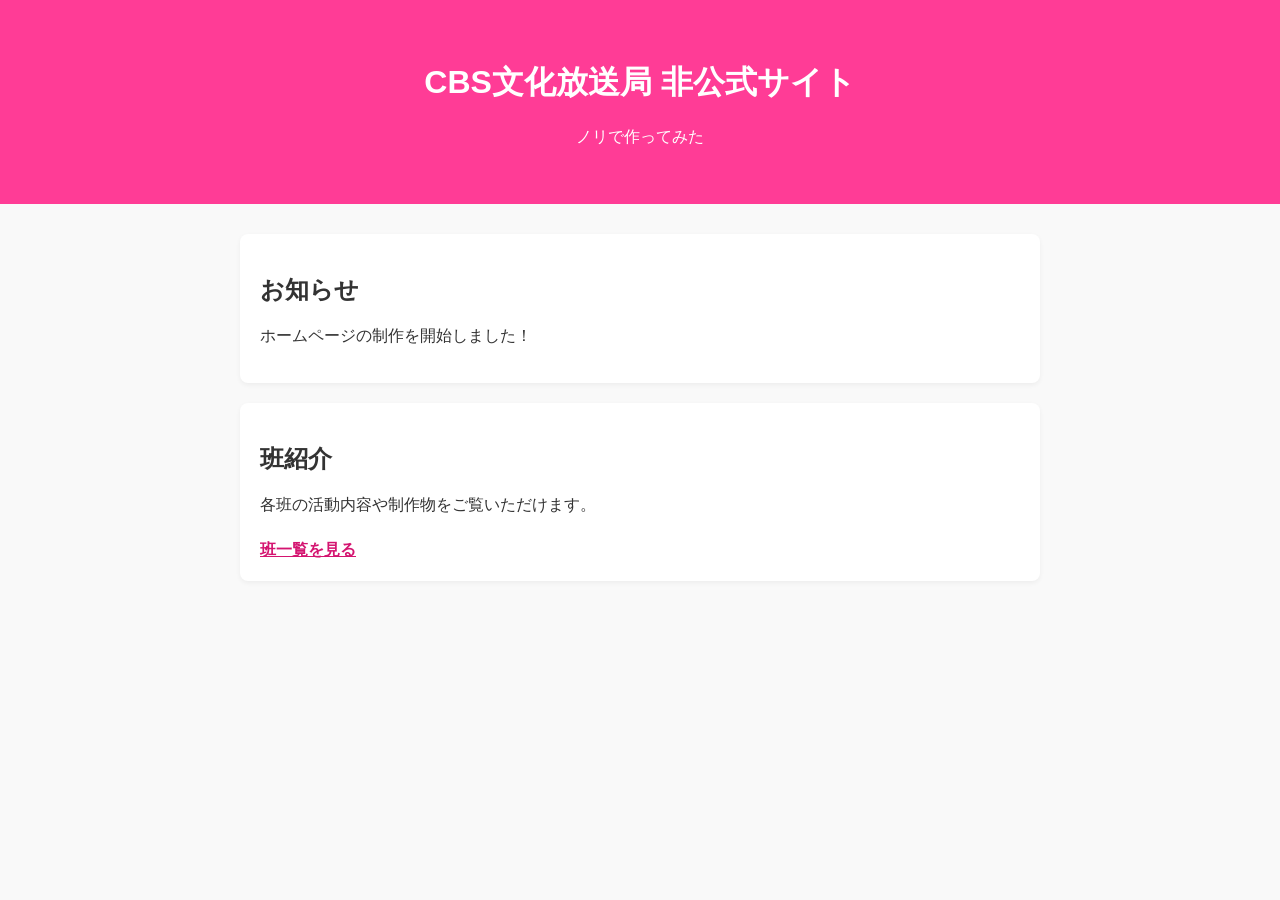
<file: index.html>
<!DOCTYPE html>
<html lang="ja">
<head>
  <meta charset="UTF-8">
  <meta name="viewport" content="width=device-width, initial-scale=1.0">
  <title>CBS文化放送局</title>
  <link rel="stylesheet" href="css/style.css">
</head>
<body>
  <header>
    <h1>CBS文化放送局 非公式サイト</h1>
    <p>ノリで作ってみた</p>
  </header>

  <main>
    <section>
      <h2>お知らせ</h2>
      <p>ホームページの制作を開始しました！</p>
    </section>   
    <section class="team-index-link">
      <h2>班紹介</h2>
      <p>各班の活動内容や制作物をご覧いただけます。</p>
      <a class="team-index-button" href="teams/index.html">班一覧を見る</a>
    </section>
  </main>
</body>
</html>
</file>
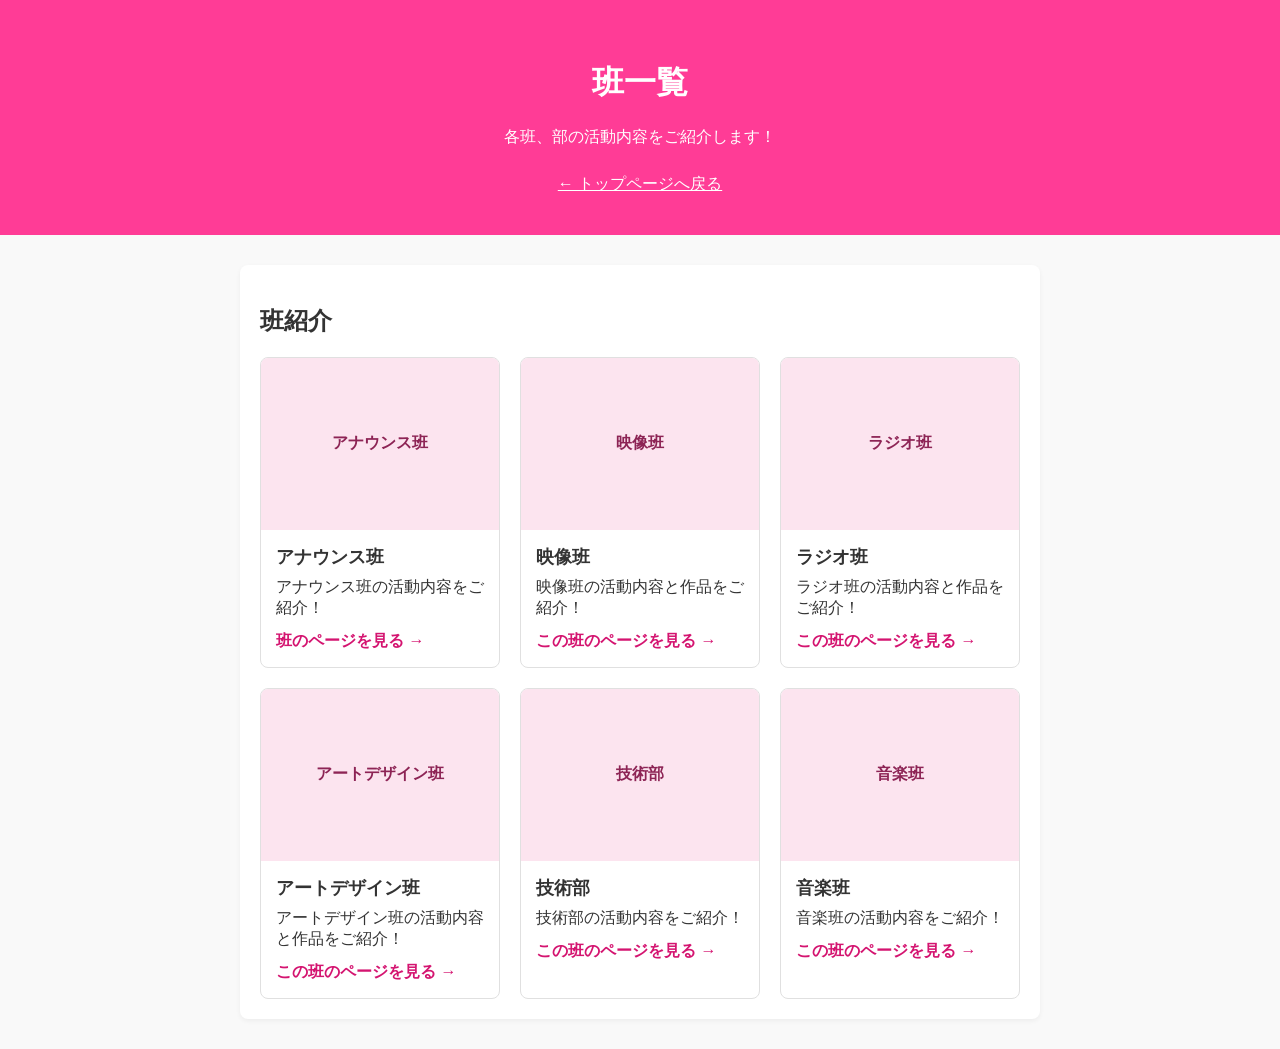
<file: teams/index.html>
<!DOCTYPE html>
<html lang="ja">
<head>
  <meta charset="UTF-8">
  <meta name="viewport" content="width=device-width, initial-scale=1.0">
  <title>班一覧 - CBS文化放送局 非公式サイト</title>
  <link rel="stylesheet" href="../css/style.css">
</head>
<body>
  <header>
    <h1>班一覧</h1>
    <p>各班、部の活動内容をご紹介します！</p>
    <nav>
      <a href="../index.html">← トップページへ戻る</a>
    </nav>
  </header>

  <main>
    <section>
      <h2>班紹介</h2>
      <div class="team-card-container">
        <a class="team-card" href="team-a.html">
          <div class="team-thumbnail" aria-hidden="true">アナウンス班</div>
          <div class="team-card-body">
            <h3>アナウンス班</h3>
            <p>アナウンス班の活動内容をご紹介！</p>
            <span class="team-card-link">班のページを見る →</span>
          </div>
        </a>
        <a class="team-card" href="team-eizo.html">
          <div class="team-thumbnail" aria-hidden="true">映像班</div>
          <div class="team-card-body">
            <h3>映像班</h3>
            <p>映像班の活動内容と作品をご紹介！</p>
            <span class="team-card-link">この班のページを見る →</span>
          </div>
        </a>
        <a class="team-card" href="team-radio.html">
          <div class="team-thumbnail" aria-hidden="true">ラジオ班</div>
          <div class="team-card-body">
            <h3>ラジオ班</h3>
            <p>ラジオ班の活動内容と作品をご紹介！</p>
            <span class="team-card-link">この班のページを見る →</span>
          </div>
        </a>
        <a class="team-card" href="team-artdesign.html">
          <div class="team-thumbnail" aria-hidden="true">アートデザイン班</div>
          <div class="team-card-body">
            <h3>アートデザイン班</h3>
            <p>アートデザイン班の活動内容と作品をご紹介！</p>
            <span class="team-card-link">この班のページを見る →</span>
          </div>
        </a>
        <a class="team-card" href="team-technique.html">
          <div class="team-thumbnail" aria-hidden="true">技術部</div>
          <div class="team-card-body">
            <h3>技術部</h3>
            <p>技術部の活動内容をご紹介！</p>
            <span class="team-card-link">この班のページを見る →</span>
          </div>
         </a>
        <a class="team-card" href="team-music.html">
          <div class="team-thumbnail" aria-hidden="true">音楽班</div>
          <div class="team-card-body">
            <h3>音楽班</h3>
            <p>音楽班の活動内容をご紹介！</p>
            <span class="team-card-link">この班のページを見る →</span>
          </div>
        </a>
    </section>
  </main>
</body>
</html>
</file>
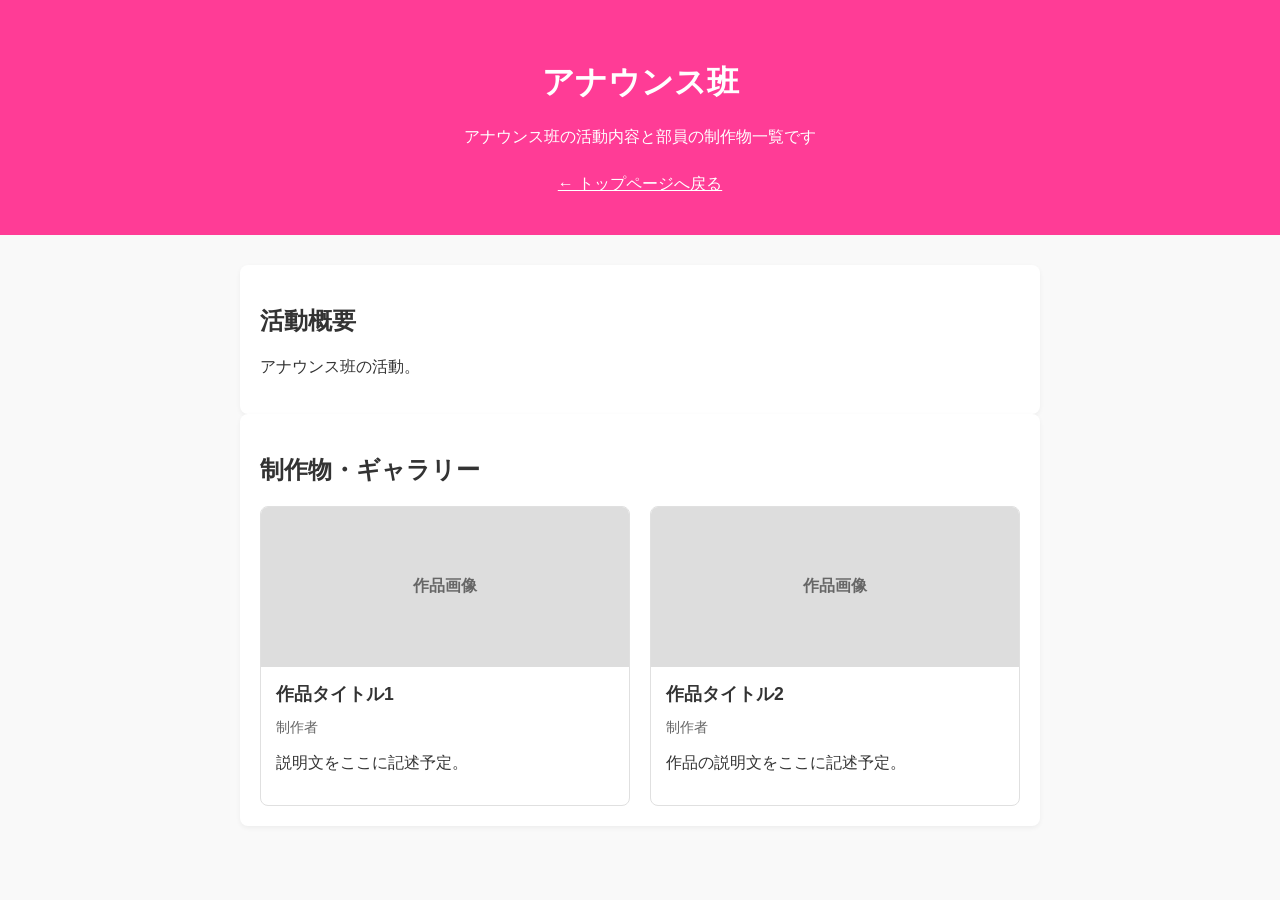
<file: teams/team-a.html>
<!DOCTYPE html>
<html lang="ja">
<head>
  <meta charset="UTF-8">
  <meta name="viewport" content="width=device-width, initial-scale=1.0">
  <title>アナウンス班の紹介 - 部活動公式サイト</title>
  <!-- 1つ上の階層にあるCSSを読み込むため ../ を付けます -->
  <link rel="stylesheet" href="../css/style.css">
</head>
<body>
  <header>
    <h1>アナウンス班</h1>
    <p>アナウンス班の活動内容と部員の制作物一覧です</p>
    <nav>
      <a href="../index.html">← トップページへ戻る</a>
    </nav>
  </header>

  <main>
    <!-- 班の概要 -->
    <section class="team-intro">
      <h2>活動概要</h2>
      <p>アナウンス班の活動。</p>
    </section>

    <!-- 作品・成果物ギャラリー -->
    <section class="works-section">
      <h2>制作物・ギャラリー</h2>
      <div class="card-container">

        <!-- 作品カード 1 -->
        <article class="work-card">
          <div class="card-image-placeholder">作品画像</div>
          <div class="card-body">
            <h3>作品タイトル1</h3>
            <p class="author">制作者</p>
            <p>説明文をここに記述予定。</p>
          </div>
        </article>

        <!-- 作品カード 2 -->
        <article class="work-card">
          <div class="card-image-placeholder">作品画像</div>
          <div class="card-body">
            <h3>作品タイトル2</h3>
            <p class="author">制作者</p>
            <p>作品の説明文をここに記述予定。</p>
          </div>
        </article>

      </div>
    </section>
  </main>
</body>
</html>
</file>
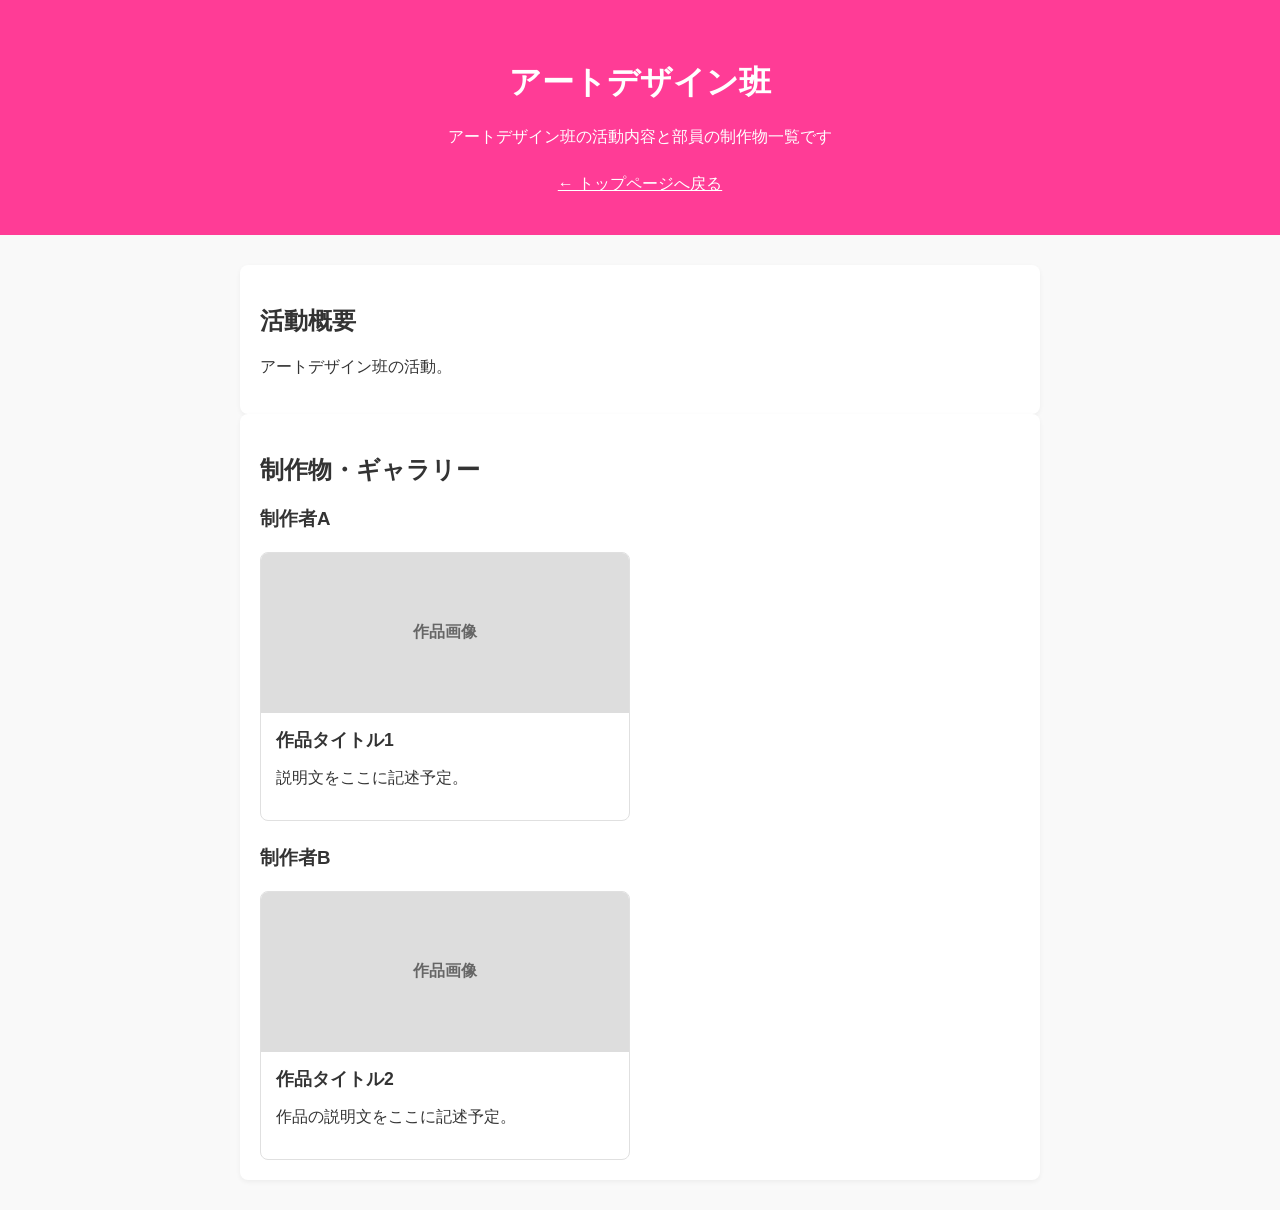
<file: teams/team-artdesign.html>
<!DOCTYPE html>
<html lang="ja">
<head>
  <meta charset="UTF-8">
  <meta name="viewport" content="width=device-width, initial-scale=1.0">
  <title>アートデザイン班の紹介 - 部活動公式サイト</title>
  <!-- 1つ上の階層にあるCSSを読み込むため ../ を付けます -->
  <link rel="stylesheet" href="../css/style.css">
</head>
<body>
  <header>
    <h1>アートデザイン班</h1>
    <p>アートデザイン班の活動内容と部員の制作物一覧です</p>
    <nav>
      <a href="../index.html">← トップページへ戻る</a>
    </nav>
  </header>

  <main>
    <!-- 班の概要 -->
    <section class="team-intro">
      <h2>活動概要</h2>
      <p>アートデザイン班の活動。</p>
    </section>

    <!-- 作品・成果物ギャラリー -->
    <section class="works-section">
      <h2>制作物・ギャラリー</h2>
      <div class="creator-group">
        <h3>制作者A</h3>
        <div class="card-container">

          <!-- 作品カード 1 -->
          <article class="work-card">
            <div class="card-image-placeholder">作品画像</div>
            <div class="card-body">
              <h4>作品タイトル1</h4>
              <p>説明文をここに記述予定。</p>
            </div>
          </article>

        </div>
      </div>

      <div class="creator-group">
        <h3>制作者B</h3>
        <div class="card-container">

          <!-- 作品カード 2 -->
          <article class="work-card">
            <div class="card-image-placeholder">作品画像</div>
            <div class="card-body">
              <h4>作品タイトル2</h4>
              <p>作品の説明文をここに記述予定。</p>
            </div>
          </article>

        </div>
      </div>
    </section>
  </main>
</body>
</html>
</file>
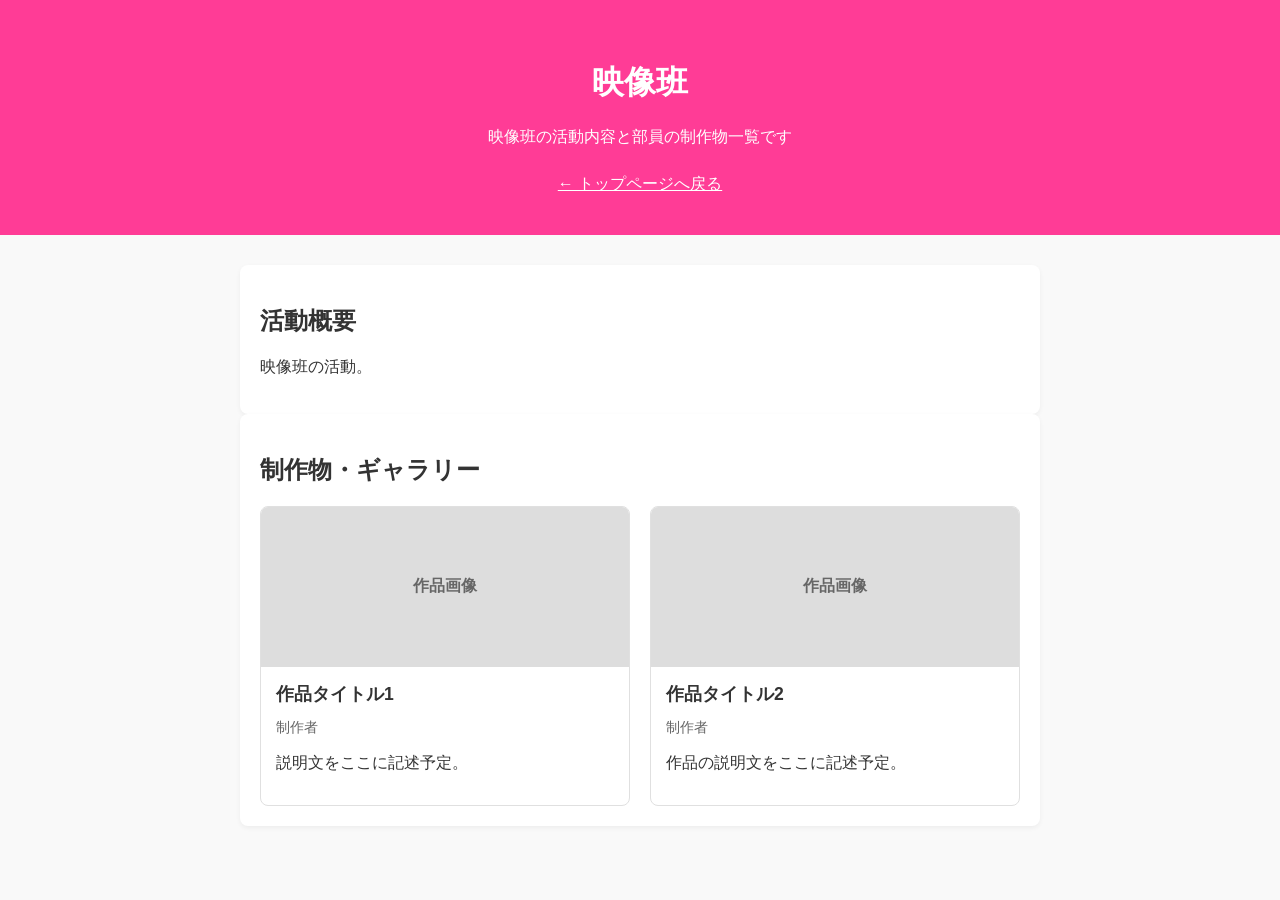
<file: teams/team-eizo.html>
<!DOCTYPE html>
<html lang="ja">
<head>
  <meta charset="UTF-8">
  <meta name="viewport" content="width=device-width, initial-scale=1.0">
  <title>映像班の紹介 - 部活動公式サイト</title>
  <!-- 1つ上の階層にあるCSSを読み込むため ../ を付けます -->
  <link rel="stylesheet" href="../css/style.css">
</head>
<body>
  <header>
    <h1>映像班</h1>
    <p>映像班の活動内容と部員の制作物一覧です</p>
    <nav>
      <a href="../index.html">← トップページへ戻る</a>
    </nav>
  </header>

  <main>
    <!-- 班の概要 -->
    <section class="team-intro">
      <h2>活動概要</h2>
      <p>映像班の活動。</p>
    </section>

    <!-- 作品・成果物ギャラリー -->
    <section class="works-section">
      <h2>制作物・ギャラリー</h2>
      <div class="card-container">

        <!-- 作品カード 1 -->
        <article class="work-card">
          <div class="card-image-placeholder">作品画像</div>
          <div class="card-body">
            <h3>作品タイトル1</h3>
            <p class="author">制作者</p>
            <p>説明文をここに記述予定。</p>
          </div>
        </article>

        <!-- 作品カード 2 -->
        <article class="work-card">
          <div class="card-image-placeholder">作品画像</div>
          <div class="card-body">
            <h3>作品タイトル2</h3>
            <p class="author">制作者</p>
            <p>作品の説明文をここに記述予定。</p>
          </div>
        </article>

      </div>
    </section>
  </main>
</body>
</html>
</file>
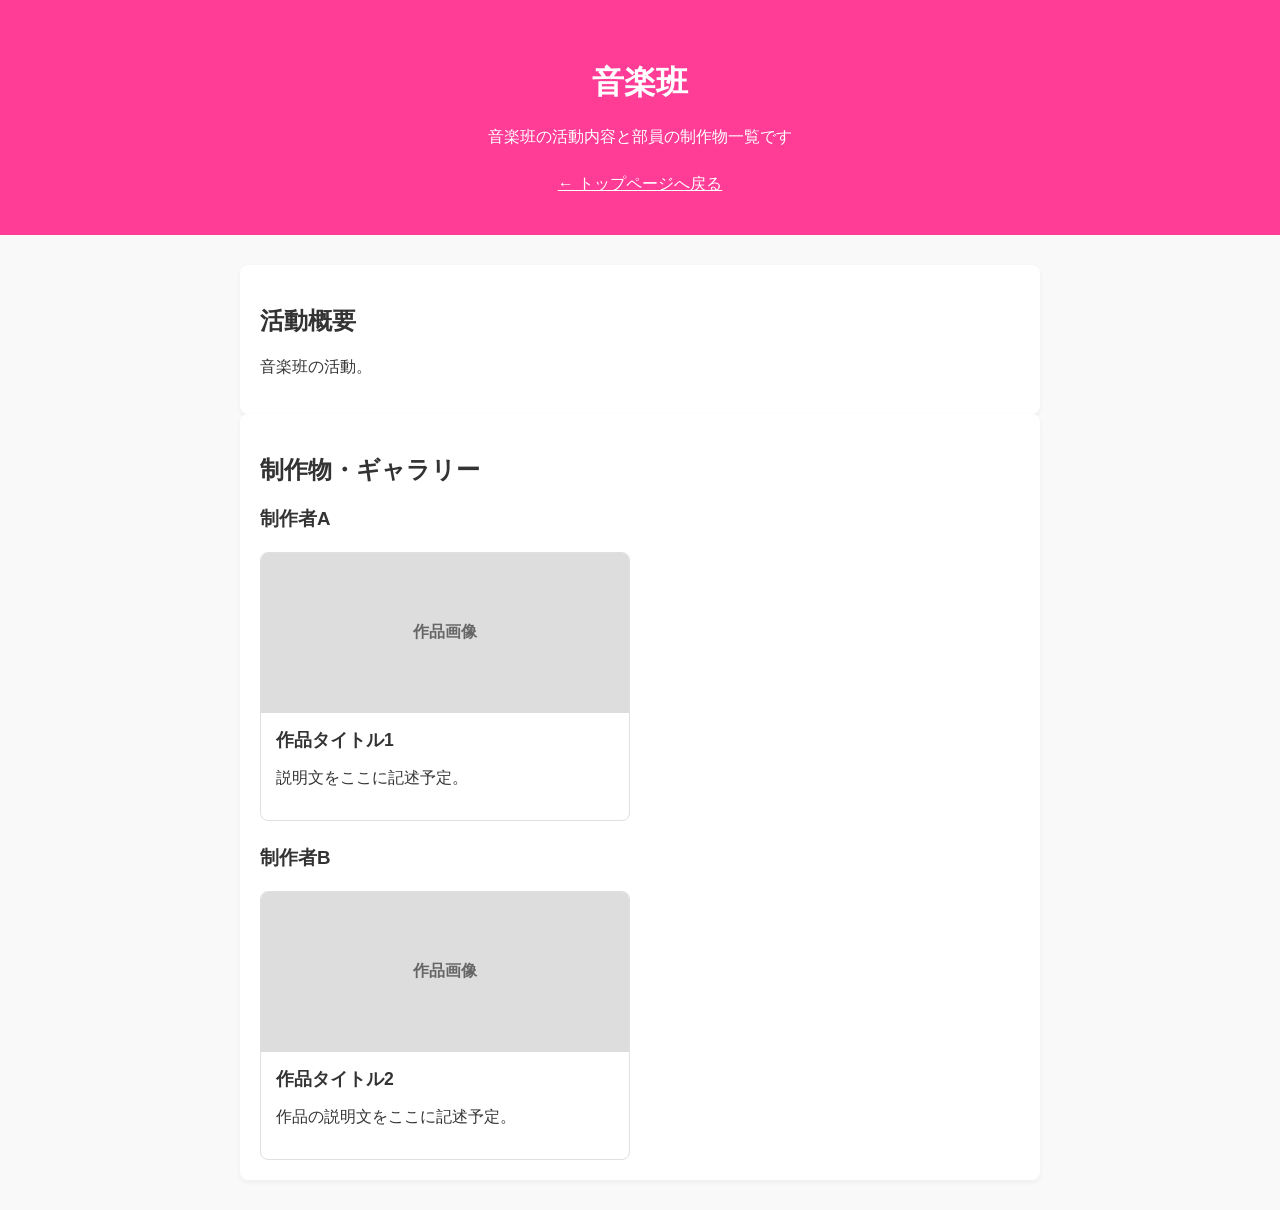
<file: teams/team-music.html>
<!DOCTYPE html>
<html lang="ja">
<head>
  <meta charset="UTF-8">
  <meta name="viewport" content="width=device-width, initial-scale=1.0">
  <title>音楽班の紹介 - 部活動公式サイト</title>
  <!-- 1つ上の階層にあるCSSを読み込むため ../ を付けます -->
  <link rel="stylesheet" href="../css/style.css">
</head>
<body>
  <header>
    <h1>音楽班</h1>
    <p>音楽班の活動内容と部員の制作物一覧です</p>
    <nav>
      <a href="../index.html">← トップページへ戻る</a>
    </nav>
  </header>

  <main>
    <!-- 班の概要 -->
    <section class="team-intro">
      <h2>活動概要</h2>
      <p>音楽班の活動。</p>
    </section>

    <!-- 作品・成果物ギャラリー -->
    <section class="works-section">
      <h2>制作物・ギャラリー</h2>
      <div class="creator-group">
        <h3>制作者A</h3>
        <div class="card-container">

          <!-- 作品カード 1 -->
          <article class="work-card">
            <div class="card-image-placeholder">作品画像</div>
            <div class="card-body">
              <h4>作品タイトル1</h4>
              <p>説明文をここに記述予定。</p>
            </div>
          </article>

        </div>
      </div>

      <div class="creator-group">
        <h3>制作者B</h3>
        <div class="card-container">

          <!-- 作品カード 2 -->
          <article class="work-card">
            <div class="card-image-placeholder">作品画像</div>
            <div class="card-body">
              <h4>作品タイトル2</h4>
              <p>作品の説明文をここに記述予定。</p>
            </div>
          </article>

        </div>
      </div>
    </section>
  </main>
</body>
</html>
</file>
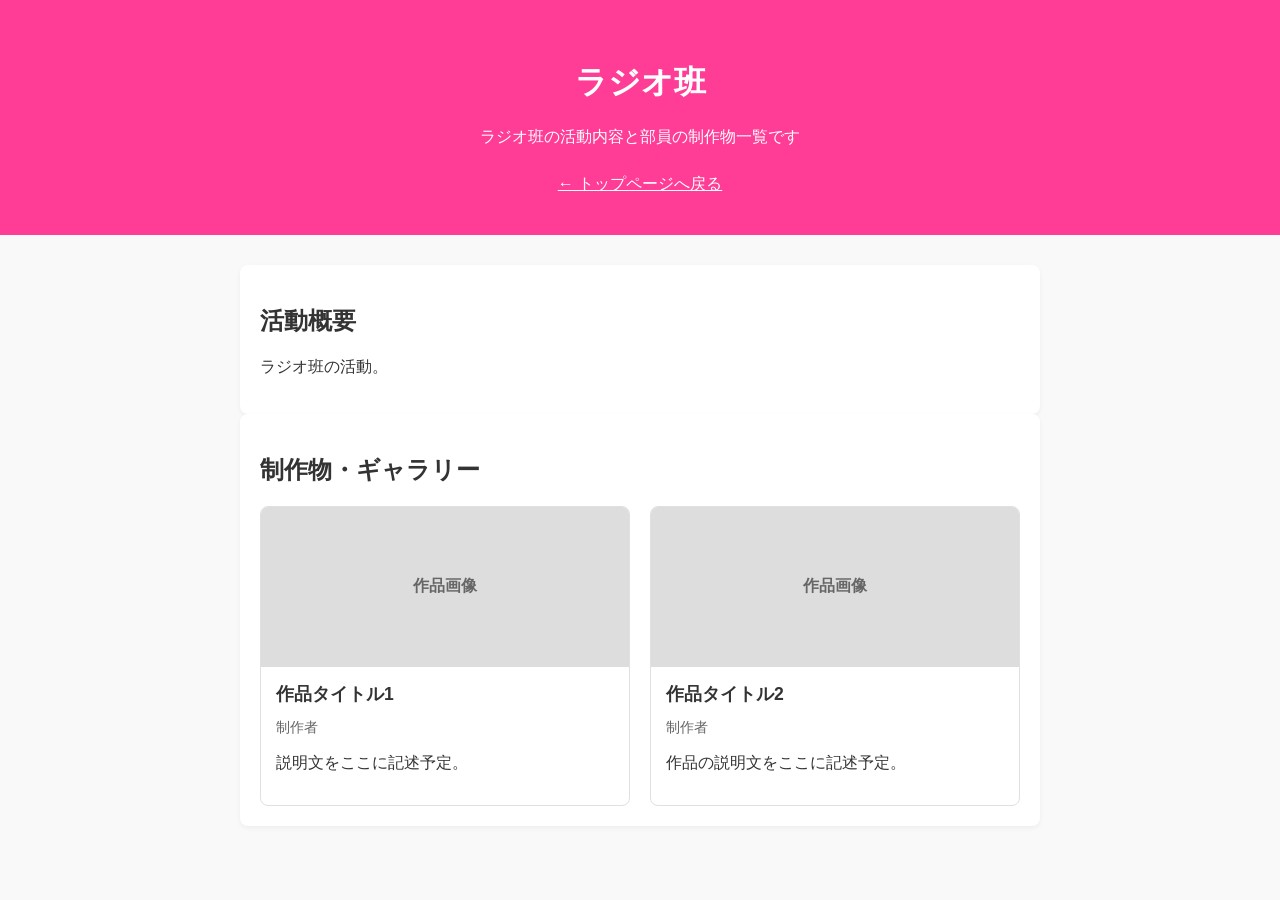
<file: teams/team-radio.html>
<!DOCTYPE html>
<html lang="ja">
<head>
  <meta charset="UTF-8">
  <meta name="viewport" content="width=device-width, initial-scale=1.0">
  <title>ラジオ班の紹介 - 部活動公式サイト</title>
  <!-- 1つ上の階層にあるCSSを読み込むため ../ を付けます -->
  <link rel="stylesheet" href="../css/style.css">
</head>
<body>
  <header>
    <h1>ラジオ班</h1>
    <p>ラジオ班の活動内容と部員の制作物一覧です</p>
    <nav>
      <a href="../index.html">← トップページへ戻る</a>
    </nav>
  </header>

  <main>
    <!-- 班の概要 -->
    <section class="team-intro">
      <h2>活動概要</h2>
      <p>ラジオ班の活動。</p>
    </section>

    <!-- 作品・成果物ギャラリー -->
    <section class="works-section">
      <h2>制作物・ギャラリー</h2>
      <div class="card-container">

        <!-- 作品カード 1 -->
        <article class="work-card">
          <div class="card-image-placeholder">作品画像</div>
          <div class="card-body">
            <h3>作品タイトル1</h3>
            <p class="author">制作者</p>
            <p>説明文をここに記述予定。</p>
          </div>
        </article>

        <!-- 作品カード 2 -->
        <article class="work-card">
          <div class="card-image-placeholder">作品画像</div>
          <div class="card-body">
            <h3>作品タイトル2</h3>
            <p class="author">制作者</p>
            <p>作品の説明文をここに記述予定。</p>
          </div>
        </article>

      </div>
    </section>
  </main>
</body>
</html>
</file>
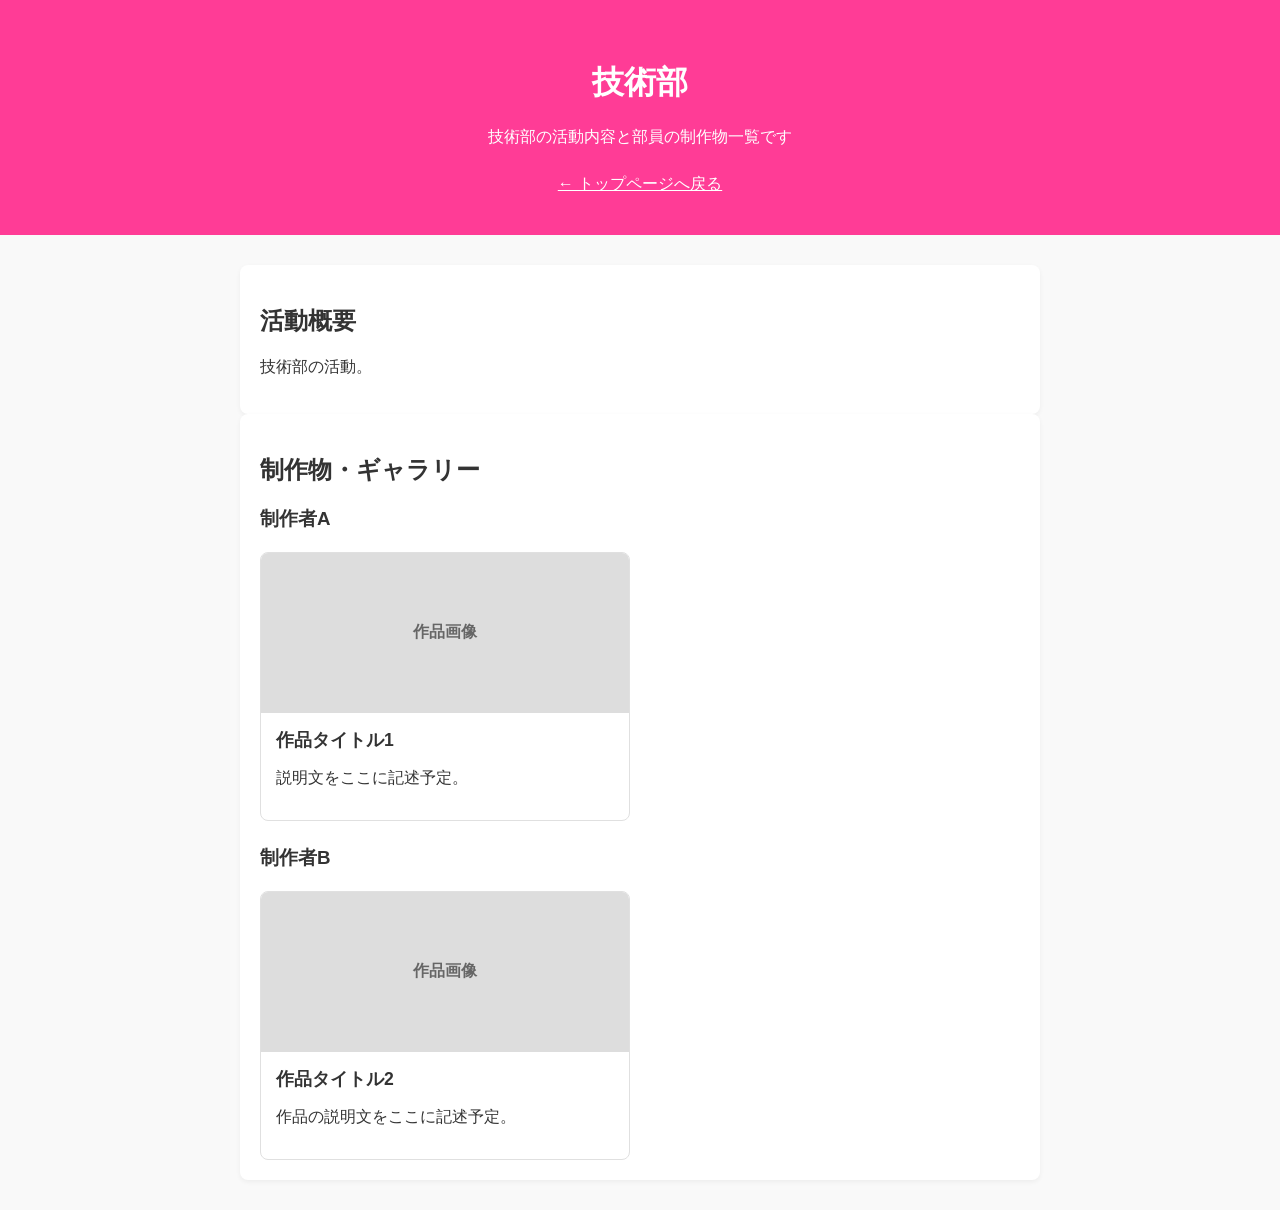
<file: teams/team-technique.html>
<!DOCTYPE html>
<html lang="ja">
<head>
  <meta charset="UTF-8">
  <meta name="viewport" content="width=device-width, initial-scale=1.0">
  <title>技術部の紹介 - 部活動公式サイト</title>
  <!-- 1つ上の階層にあるCSSを読み込むため ../ を付けます -->
  <link rel="stylesheet" href="../css/style.css">
</head>
<body>
  <header>
    <h1>技術部</h1>
    <p>技術部の活動内容と部員の制作物一覧です</p>
    <nav>
      <a href="../index.html">← トップページへ戻る</a>
    </nav>
  </header>

  <main>
    <!-- 班の概要 -->
    <section class="team-intro">
      <h2>活動概要</h2>
      <p>技術部の活動。</p>
    </section>

    <!-- 作品・成果物ギャラリー -->
    <section class="works-section">
      <h2>制作物・ギャラリー</h2>
      <div class="creator-group">
        <h3>制作者A</h3>
        <div class="card-container">

          <!-- 作品カード 1 -->
          <article class="work-card">
            <div class="card-image-placeholder">作品画像</div>
            <div class="card-body">
              <h4>作品タイトル1</h4>
              <p>説明文をここに記述予定。</p>
            </div>
          </article>

        </div>
      </div>

      <div class="creator-group">
        <h3>制作者B</h3>
        <div class="card-container">

          <!-- 作品カード 2 -->
          <article class="work-card">
            <div class="card-image-placeholder">作品画像</div>
            <div class="card-body">
              <h4>作品タイトル2</h4>
              <p>作品の説明文をここに記述予定。</p>
            </div>
          </article>

        </div>
      </div>
    </section>
  </main>
</body>
</html>
</file>
<file: css/style.css>
/* 基本的なスタイル */
body {
  font-family: sans-serif;
  margin: 0;
  padding: 0;
  background-color: #f9f9f9;
  color: #333;
}

header {
  background-color: #ff3c96;
  color: white;
  text-align: center;
  padding: 40px 20px;
}

main {
  max-width: 800px;
  margin: 30px auto;
  padding: 0 20px;
}

section {
  background: white;
  padding: 20px;
  border-radius: 8px;
  box-shadow: 0 2px 5px rgba(0,0,0,0.05);
}

/* --- 班ページ・ギャラリー用スタイル --- */

/* トップに戻るナビゲーション */
header nav a {
  color: #fff;
  text-decoration: underline;
  display: inline-block;
  margin-top: 10px;
}

/* 班一覧ページ */
.team-index-link {
  margin-top: 20px;
}

.team-index-button,
.team-card-link {
  color: #d41470;
  font-weight: bold;
}

.team-index-button {
  display: inline-block;
  margin-top: 8px;
}

.team-card-container {
  display: grid;
  grid-template-columns: repeat(auto-fill, minmax(220px, 1fr));
  gap: 20px;
  margin-top: 20px;
}

.team-card {
  color: inherit;
  text-decoration: none;
  border: 1px solid #e0e0e0;
  border-radius: 8px;
  overflow: hidden;
  background-color: #fff;
}

.team-card:hover,
.team-card:focus-visible {
  box-shadow: 0 3px 10px rgba(0, 0, 0, 0.12);
}

.team-thumbnail {
  min-height: 140px;
  padding: 16px;
  background-color: #fce4ef;
  display: flex;
  align-items: center;
  justify-content: center;
  color: #8d2455;
  font-weight: bold;
  text-align: center;
}

.team-card-body {
  padding: 15px;
}

.team-card-body h3 {
  margin: 0 0 8px;
  font-size: 1.1rem;
}

.team-card-body p {
  margin: 0 0 12px;
}

/* カードを並べるグリッドコンテナ */
.card-container {
  display: grid;
  grid-template-columns: repeat(auto-fill, minmax(250px, 1fr));
  gap: 20px;
  margin-top: 20px;
}

/* 制作者ごとの作品グループ */
.creator-group + .creator-group {
  margin-top: 24px;
}

.creator-group h3 {
  margin-top: 0;
}

/* 作品カード */
.work-card {
  border: 1px solid #e0e0e0;
  border-radius: 8px;
  overflow: hidden;
  background-color: #fff;
}

/* 画像が入る前のダミー枠 */
.card-image-placeholder {
  width: 100%;
  height: 160px;
  background-color: #ddd;
  display: flex;
  align-items: center;
  justify-content: center;
  color: #666;
  font-weight: bold;
}

/* 実際に画像（img）を入れた場合 */
.work-card img {
  width: 100%;
  height: 160px;
  object-fit: cover;
}

.card-body {
  padding: 15px;
}

.card-body h3 {
  margin: 0 0 8px 0;
  font-size: 1.1rem;
}

.card-body h4 {
  margin: 0 0 8px 0;
  font-size: 1.1rem;
}

.card-body .author {
  font-size: 0.85rem;
  color: #666;
  margin-bottom: 10px;
}
</file>
